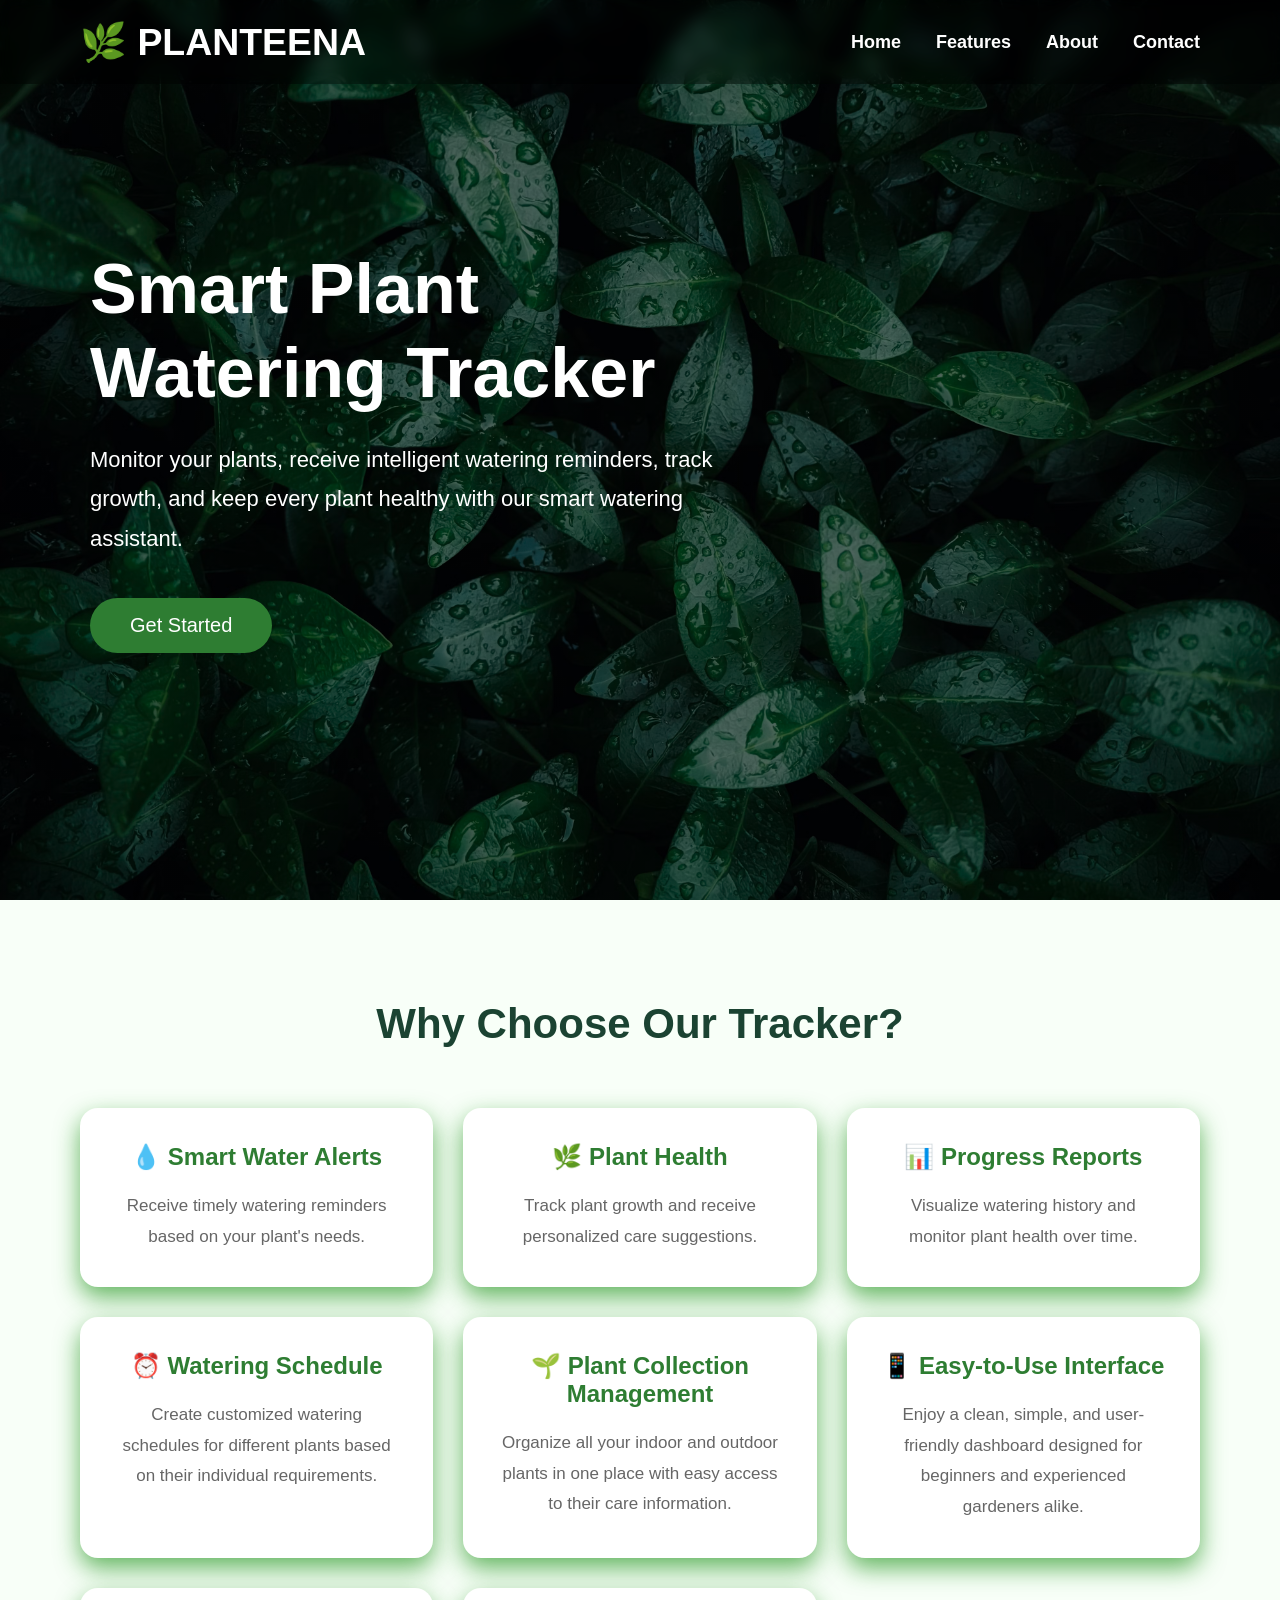
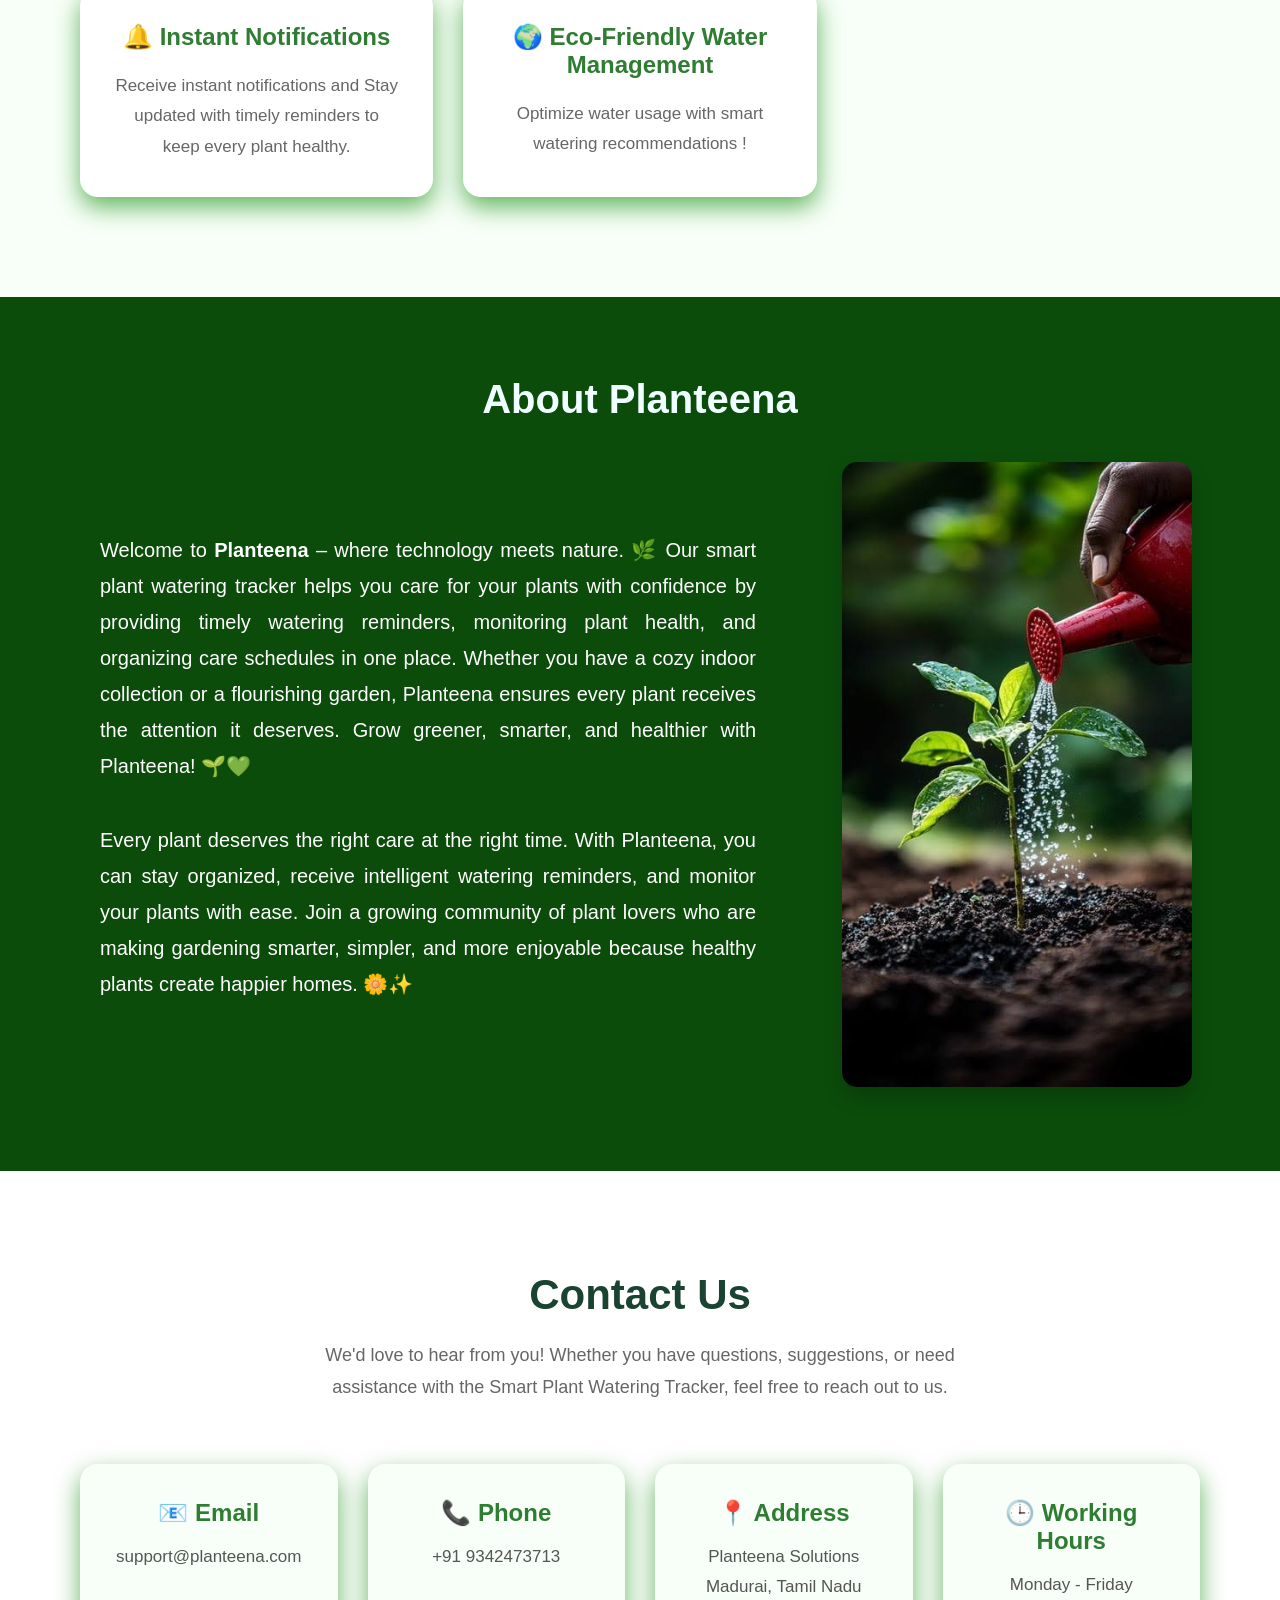
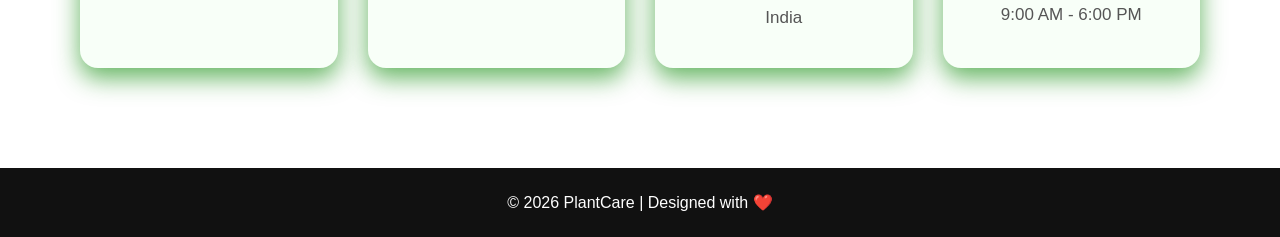
<file: landing.html>
<!DOCTYPE html>
<html lang="en">
<head>
    <meta charset="UTF-8">
    <meta name="viewport" content="width=device-width, initial-scale=1.0">
    <link rel="stylesheet" href="landing.css">
    <title>Landing page</title>
</head>
<body>
    

<header class="hero">


<nav>

<div class="logo">
<h3><strong>🌿 PLANTEENA </strong></h3>
</div>

<ul>
<li><a href="#"> <b>Home</b> </a></li>
<li><a href="#features"> <b>Features</b> </a></li>
<li><a href="#about"> <b>About</b> </a></li>
<li><a href="#contact"> <b>Contact</b> </a></li>
</ul>

</nav>

<div class="hero-content">

<h1>
Smart Plant<br>
Watering Tracker
</h1>

<p>
Monitor your plants, receive intelligent watering reminders,
track growth, and keep every plant healthy with our smart
watering assistant.
</p>

<a href="login.html" class="btn">Get Started</a>


</div>

</div>

</header>


<section id="features" class="features">

<h2>Why Choose Our Tracker?</h2>

<div class="feature-container">

<div class="feature-card">

<h3>💧 Smart Water Alerts</h3>

<p>
Receive timely watering reminders based on your plant's needs.
</p>

</div>

<div class="feature-card">

<h3>🌿 Plant Health</h3>

<p>
Track plant growth and receive personalized care suggestions.
</p>

</div>

<div class="feature-card">

<h3>📊 Progress Reports</h3>

<p>
Visualize watering history and monitor plant health over time.
</p>

</div>

<div class="feature-card">
    <h3>⏰ Watering Schedule</h3>
    <p>
       Create customized watering schedules for different plants based on their individual requirements.
    </p>
     </div>

    <div class="feature-card">
    <h3>🌱 Plant Collection Management</h3>
    <p>
      Organize all your indoor and outdoor plants in one place with easy access to their care information.
     </p>
    </div>


   <div class="feature-card">
    <h3>📱 Easy-to-Use Interface</h3>
    <p>
      Enjoy a clean, simple, and user-friendly dashboard designed for beginners and experienced gardeners alike.
     </p>
    </div>


    <div class="feature-card">
    <h3>🔔 Instant Notifications</h3>
    <p>
        Receive instant notifications and Stay updated with timely reminders to keep every plant healthy.
    </p>
</div>


<div class="feature-card">
    <h3>🌍 Eco-Friendly Water Management</h3>
    <p>
        Optimize water usage with smart watering recommendations !
    </p>
</div>


</div>


</section>

<section class="about" id="about">

    <h2>About Planteena</h2>

    <div class="about-container">

        <div class="about-text">

            <p>
                Welcome to <strong>Planteena</strong> – where technology meets nature. 🌿
                Our smart plant watering tracker helps you care for your plants with confidence by
                providing timely watering reminders, monitoring plant health, and organizing care
                schedules in one place. Whether you have a cozy indoor collection or a flourishing
                garden, Planteena ensures every plant receives the attention it deserves. Grow
                greener, smarter, and healthier with Planteena! 🌱💚
            </p>
             
            <br>

            <p>
                Every plant deserves the right care at the right time. With Planteena, you can stay
                organized, receive intelligent watering reminders, and monitor your plants with ease.
                Join a growing community of plant lovers who are making gardening smarter, simpler,
                and more enjoyable because healthy plants create happier homes. 🌼✨
            </p>

        </div>

        <div class="about-image">

            <img src="watering.jpg" alt="Watering Image">

        </div>

    </div>

</section>



<section id="contact" class="contact">

    <h2>Contact Us</h2>

    <p class="contact-text">
        We'd love to hear from you! Whether you have questions, suggestions,
        or need assistance with the Smart Plant Watering Tracker, feel free
        to reach out to us.
    </p>

    <div class="contact-container">

        <div class="contact-card">
            <h3>📧 Email</h3>
            <p>support@planteena.com</p>
        </div>

        <div class="contact-card">
            <h3>📞 Phone</h3>
            <p>+91 9342473713</p>
        </div>

        <div class="contact-card">
            <h3>📍 Address</h3>
            <p>
                Planteena Solutions<br>
                Madurai, Tamil Nadu<br>
                India
            </p>
        </div>

        <div class="contact-card">
            <h3>🕒 Working Hours</h3>
            <p>
                Monday - Friday<br>
                9:00 AM - 6:00 PM
            </p>
        </div>

    </div>

</section>

<footer>

<p>
© 2026 PlantCare | Designed with ❤️
</p>

</footer>

</body>

</html>
</file>
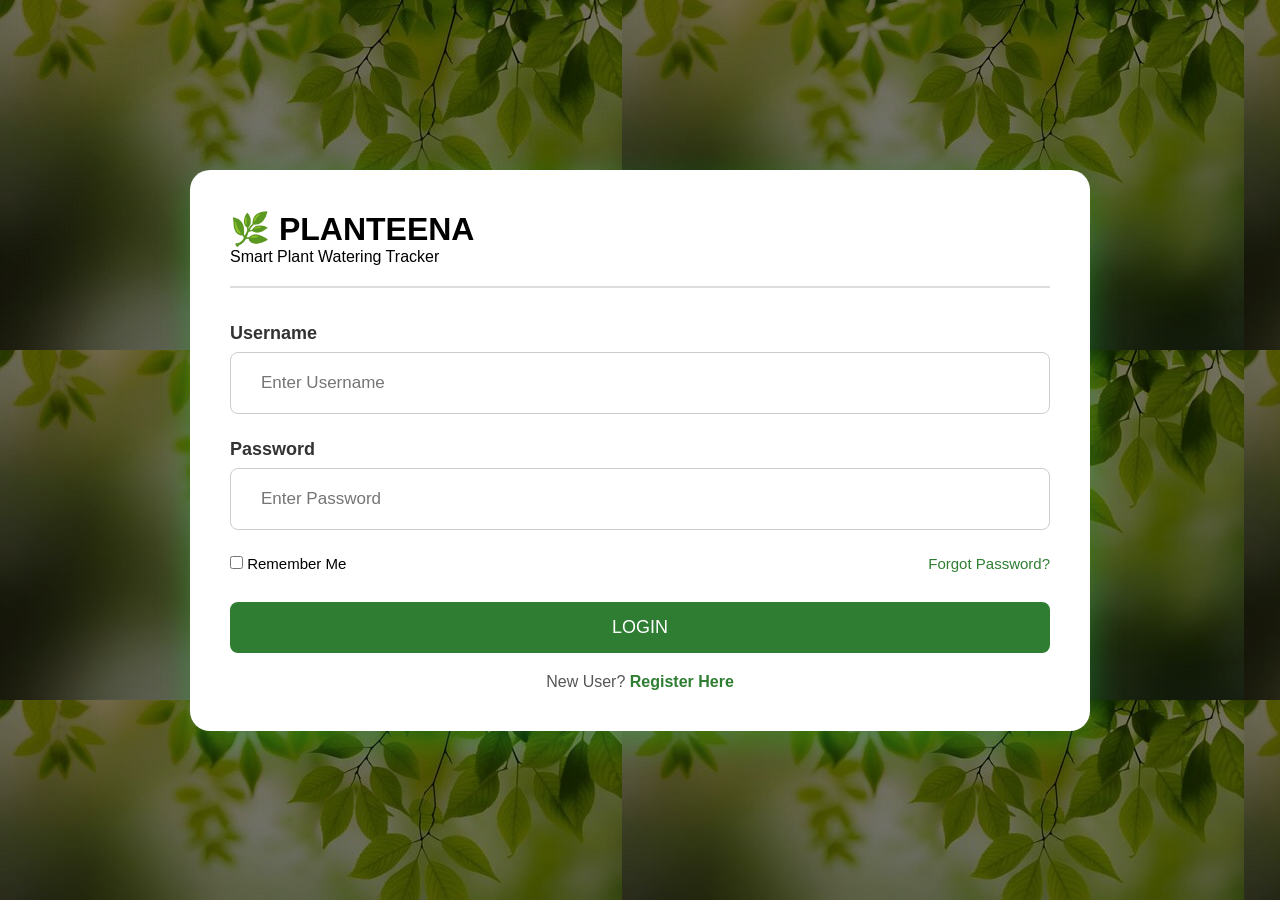
<file: login.html>
<!DOCTYPE html>
<html lang="en">

<head>

    <meta charset="UTF-8">

    <meta name="viewport" content="width=device-width, initial-scale=1.0">

    <title>PLANTEENA Login</title>

    <link rel="stylesheet" href="login.css">

    <!-- Font Awesome -->
    

</head>

<body>

<div class="overlay">

    <div class="login-card">

        <h1>🌿 PLANTEENA</h1>

        <p>Smart Plant Watering Tracker</p>

        <hr>

        <!-- Login Form -->
        <form onsubmit="login(); return false;">

            <!-- Username -->

            <div class="input-group">

                <label>Username</label>

                <div class="input-box">

                    <i class="fa-solid fa-user"></i>

                    <input
                    type="text"
                    id="username"
                    placeholder="Enter Username"
                    required>

                </div>

            </div>

            <!-- Password -->

            <div class="input-group">

                <label>Password</label>

                <div class="input-box">

                    <i class="fa-solid fa-lock"></i>

                    <input
                    type="password"
                    id="password"
                    placeholder="Enter Password"
                    required>

                    <i
                    class="fa-solid fa-eye"
                    onclick="showPassword()"></i>

                </div>

            </div>

            <!-- Remember Me -->

            <div class="options">

                <label>

                    <input type="checkbox">

                    Remember Me

                </label>

                <a href="#">Forgot Password?</a>

            </div>

            <!-- Login Button -->

            <button
            type="submit"
            class="login-btn">

                LOGIN

            </button>

        </form>

        <div class="register">

            New User?

            <a href="#">Register Here</a>

        </div>

    </div>

</div>

<script src="login.js"></script>

</body>

</html>
</file>
<file: landing.css>
/* ===========================
   RESET
=========================== */

*{
    margin:0;
    padding:0;
    box-sizing:border-box;
    font-family:'Segoe UI',sans-serif;
}

html{
    scroll-behavior:smooth;
}

body{
    background:#f5fdf5;
    color:#333;
}

/* ===========================
   NAVBAR
=========================== */

nav{
    position:fixed;
    top:0;
    left:0;
    width:100%;
    padding:20px 80px;

    display:flex;
    justify-content:space-between;
    align-items:center;

    background:rgba(0,0,0,0.35);
    backdrop-filter:blur(8px);

    z-index:1000;
}

.logo{
    color:white;
    font-size:32px;
    font-weight:bold;
}

nav ul{
    display:flex;
    list-style:none;
    gap:35px;
}

nav ul li a{
    text-decoration:none;
    color:white;
    font-size:18px;
    transition:.3s;
}

nav ul li a:hover{
    color:#9be15d;
}

/* ===========================
   HERO SECTION
=========================== */

.hero{

    width:100%;
    height:100vh;

    background:
    linear-gradient(rgba(0,0,0,.55),rgba(0,0,0,.55)),
    url("water_droplet.avif");

    background-size:cover;
    background-position:center;

    display:flex;
    align-items:center;
}

.hero-content{
    width:50%;
    margin-left:90px;
    color:white;
}

.hero-content h1{
    font-size:70px;
    line-height:1.2;
    margin-bottom:25px;
}

.hero-content p{
    font-size:22px;
    line-height:1.8;
    margin-bottom:40px;
}

/* ===========================
   BUTTON
=========================== */

.btn{

    display:inline-block;

    text-decoration:none;

    background:#2e7d32;

    color:white;

    padding:16px 40px;

    border-radius:50px;

    font-size:20px;

    transition:.3s;
}

.btn:hover{

    background:#145a1d;

    transform:translateY(-5px);

}

/* ===========================
   FEATURES
=========================== */

.features{

    padding:100px 80px;

    background:#f8fff8;

    text-align:center;

}

.features h2{

    font-size:42px;

    color:#1b4332;

    margin-bottom:60px;

}

.feature-container{

    display:grid;

    grid-template-columns:repeat(auto-fit,minmax(280px,1fr));

    gap:30px;

   

}

.feature-card{

    background:white;

    padding:35px;

    border-radius:18px;

    box-shadow:0 10px 25px rgba(30, 147, 26, 0.686);

    transition:.4s;

}

.feature-card:hover{

    transform:translateY(-10px);

    box-shadow:0 20px 35px rgba(0,0,0,.15);

}

.feature-card h3{

    color:#2e7d32;

    margin-bottom:20px;

    font-size:24px;

}

.feature-card p{

    line-height:1.8;

    color:#666;

    font-size:17px;

}

/* ===========================
   ABOUT
=========================== */


/* ABOUT SECTION */


.about{
    padding:80px 60px;
    background:#0b4c0b;
}

.about h2{
    text-align:center;
    font-size:40px;
    color:azure;
    margin-bottom:40px;
}

.about-container{
    
    display:flex;
    justify-content:space-between;
    align-items:center;
    gap:50px;
}

.about-text{
    width:60%;
    padding-left: 40px;
}

.about-text p{
    font-size:20px;
    line-height:1.8;
    text-align:justify;
    color:white;
    margin-bottom:20px;
}

.about-image{
    width:35%;
    text-align:center;
    
}

.about-image img{
    width:100%;
    max-width:350px;
    border-radius:15px;
    box-shadow:0 10px 20px rgba(0,0,0,0.2);
}



/* ===========================
   CONTACT
=========================== */

.contact{

    padding:100px 80px;

    background:#ffffff;

    text-align:center;

}

.contact h2{

    font-size:42px;

    color:#1b4332;

    margin-bottom:20px;

}

.contact-text{

    max-width:700px;

    margin:auto;

    margin-bottom:60px;

    color:#666;

    font-size:18px;

    line-height:1.8;

}

.contact-container{

    display:grid;

    grid-template-columns:repeat(auto-fit,minmax(250px,1fr));

    gap:30px;

}

.contact-card{

    background:#f8fff8;

    padding:35px;

    border-radius:18px;

     box-shadow:0 10px 25px rgba(30, 147, 26, 0.686);

    transition:.3s;

}

.contact-card:hover{

    transform:translateY(-10px);

    box-shadow:0 15px 35px rgba(0,0,0,.15);

}

.contact-card h3{

    color:#2e7d32;

    margin-bottom:15px;

    font-size:24px;

}

.contact-card p{

    color:#555;

    line-height:1.8;

    font-size:17px;

}

/* ===========================
   FOOTER
=========================== */

footer{

    background:#111;

    color:white;

    text-align:center;

    padding:25px;

    font-size:16px;

}

/* ===========================
   RESPONSIVE DESIGN
=========================== */

@media(max-width:768px){

nav{

    padding:20px 30px;

    flex-direction:column;

    gap:15px;

}

nav ul{

    gap:20px;

}

.hero{

    justify-content:center;

    text-align:center;

}

.hero-content{

    width:90%;

    margin:0;

}

.hero-content h1{

    font-size:45px;

}

.hero-content p{

    font-size:18px;

}

.features,
.about,
.contact{

    padding:70px 25px;

}

}
</file>
<file: login.css>
/* Reset */

*{
    margin:0;
    padding:0;
    box-sizing:border-box;
    font-family:'Segoe UI',sans-serif;
}

/* Background */

body{

    background:url("tree-background.jpg");

    min-height:100vh;

}

/* Dark Overlay */

.overlay{

    width:100%;
    min-height:100vh;

    background:rgba(0,0,0,0.55);

    display:flex;

    justify-content:center;

    align-items:center;

    padding:30px;

}

/* Login Card */

.login-card{

    width:900px;

    background:#ffffff;

    border-radius:20px;

    padding:40px;

    position:relative;

    box-shadow:0 10px 35px rgba(15, 208, 54, 0.3);

    animation:popup .5s ease;

}

/* Animation */

@keyframes popup{

    from{

        opacity:0;

        transform:translateY(-30px);

    }

    to{

        opacity:1;

        transform:translateY(0);

    }

}

/* Close Button */

.close-btn{

    position:absolute;

    right:20px;

    top:15px;

    border:none;

    background:none;

    font-size:28px;

    cursor:pointer;

    color:#777;

}

.close-btn:hover{

    color:red;

}

/* Logo */

.logo{

    text-align:center;

    margin-bottom:25px;

}

.logo h1{

    color:#2e7d32;

    font-size:42px;

}

.logo p{

    color:#666;

    margin-top:8px;

}

/* Horizontal Line */

hr{

    margin:20px 0 35px;

    border:1px solid #ddd;

}

/* Input Group */

.input-group{

    margin-bottom:25px;

}

.input-group label{

    display:block;

    margin-bottom:8px;

    font-size:18px;

    color:#333;

    font-weight:600;

}

/* Required Symbol */

.required{

    color:red;

}

/* Input Box */

.input-box{

    display:flex;

    align-items:center;

    border:1px solid #ccc;

    border-radius:8px;

    padding:12px;

}

.input-box i{

    color:#2e7d32;

    font-size:18px;

}

/* Input */

.input-box input{

    border:none;

    outline:none;

    width:100%;

    padding:8px;

    font-size:17px;

    margin-left:10px;

}

/* Eye Icon */

#togglePassword{

    cursor:pointer;

}

/* Remember Me */

.options{

    display:flex;

    justify-content:space-between;

    align-items:center;

    margin-bottom:30px;

    font-size:15px;

}

.options a{

    text-decoration:none;

    color:#2e7d32;

}

.options a:hover{

    text-decoration:underline;

}

/* Login Button */

.login-btn{

    width:100%;

    padding:15px;

    background:#2e7d32;

    color:white;

    border:none;

    border-radius:8px;

    font-size:18px;

    cursor:pointer;

    transition:.3s;

}

.login-btn:hover{

    background:#1b5e20;

    transform:scale(1.02);

}

/* Register */

.register{

    text-align:center;

    margin-top:20px;

    color:#555;

}

.register a{

    color:#2e7d32;

    text-decoration:none;

    font-weight:bold;

}

.register a:hover{

    text-decoration:underline;

}

/* Footer */

.footer{

    margin-top:30px;

    text-align:center;

    color:#777;

    font-size:14px;

}

/* Responsive */

@media(max-width:900px){

.login-card{

    width:95%;

    padding:25px;

}

.logo h1{

    font-size:32px;

}

}
</file>
